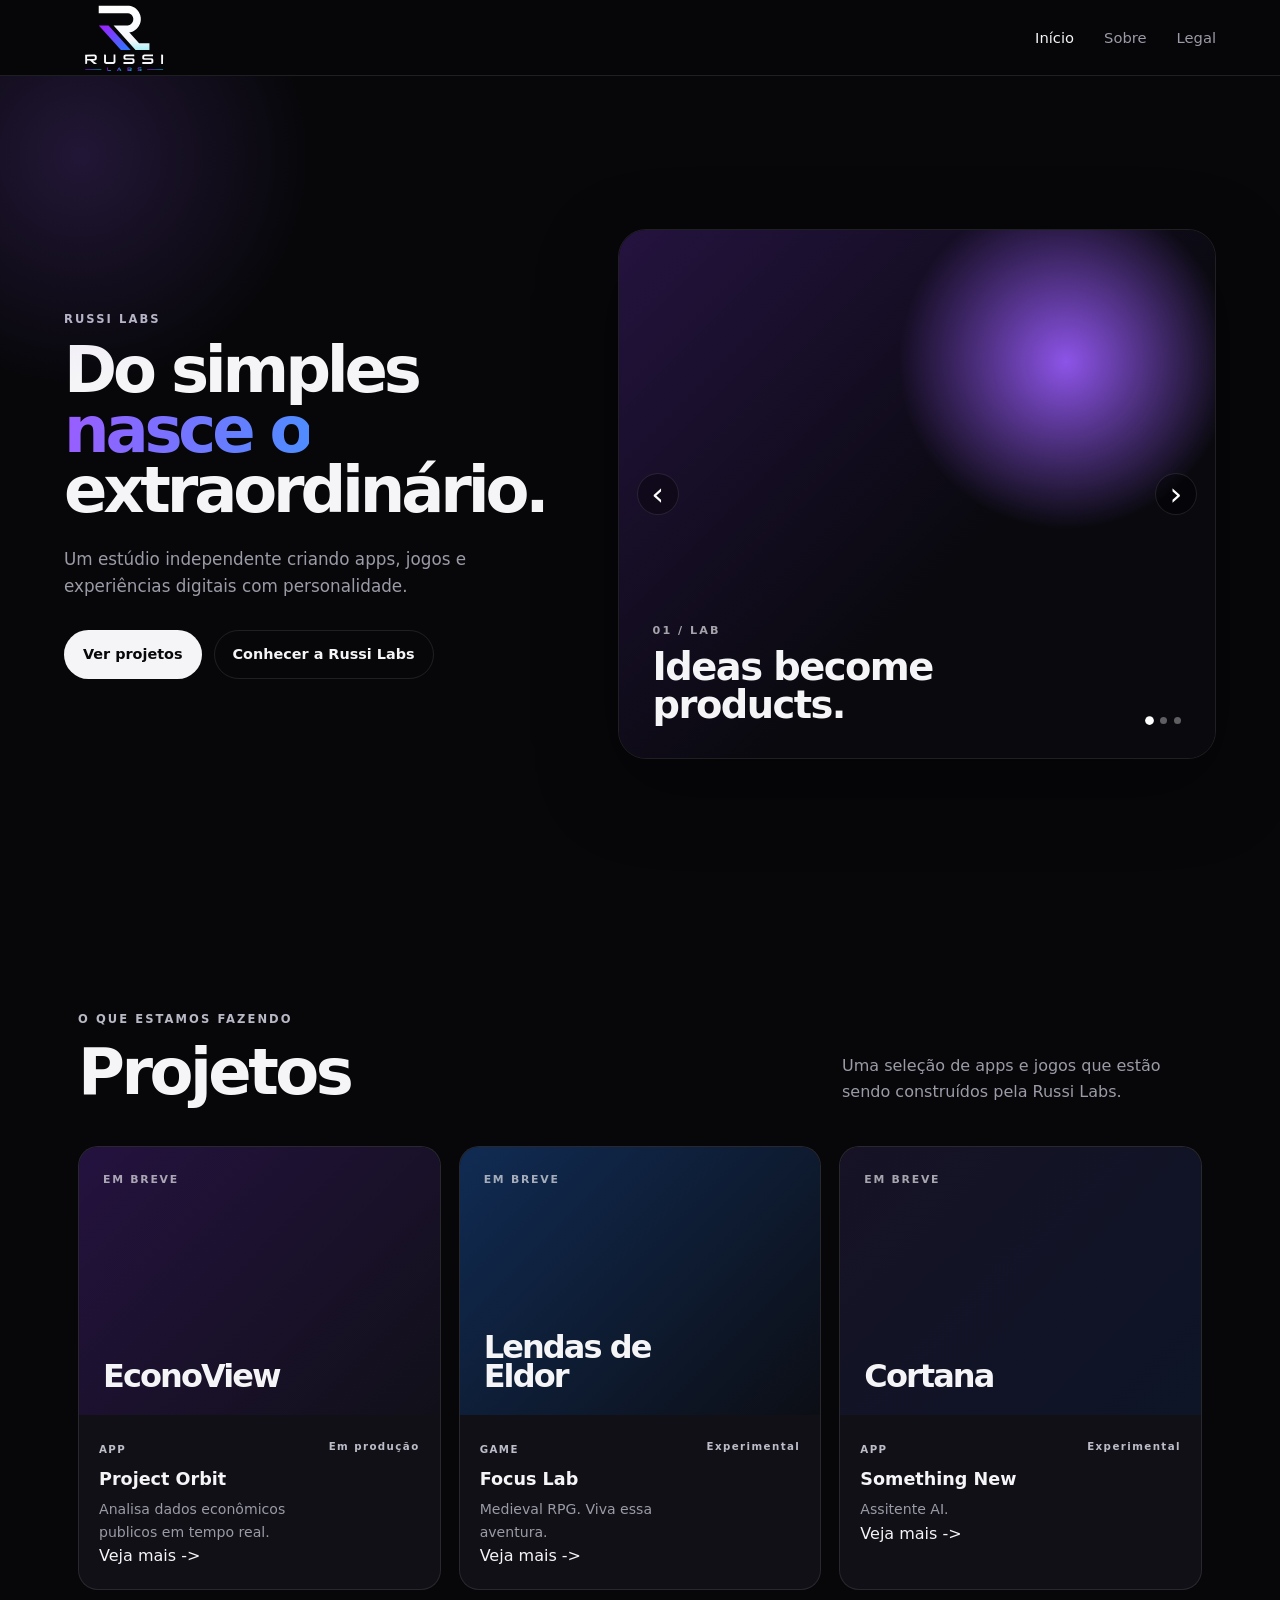
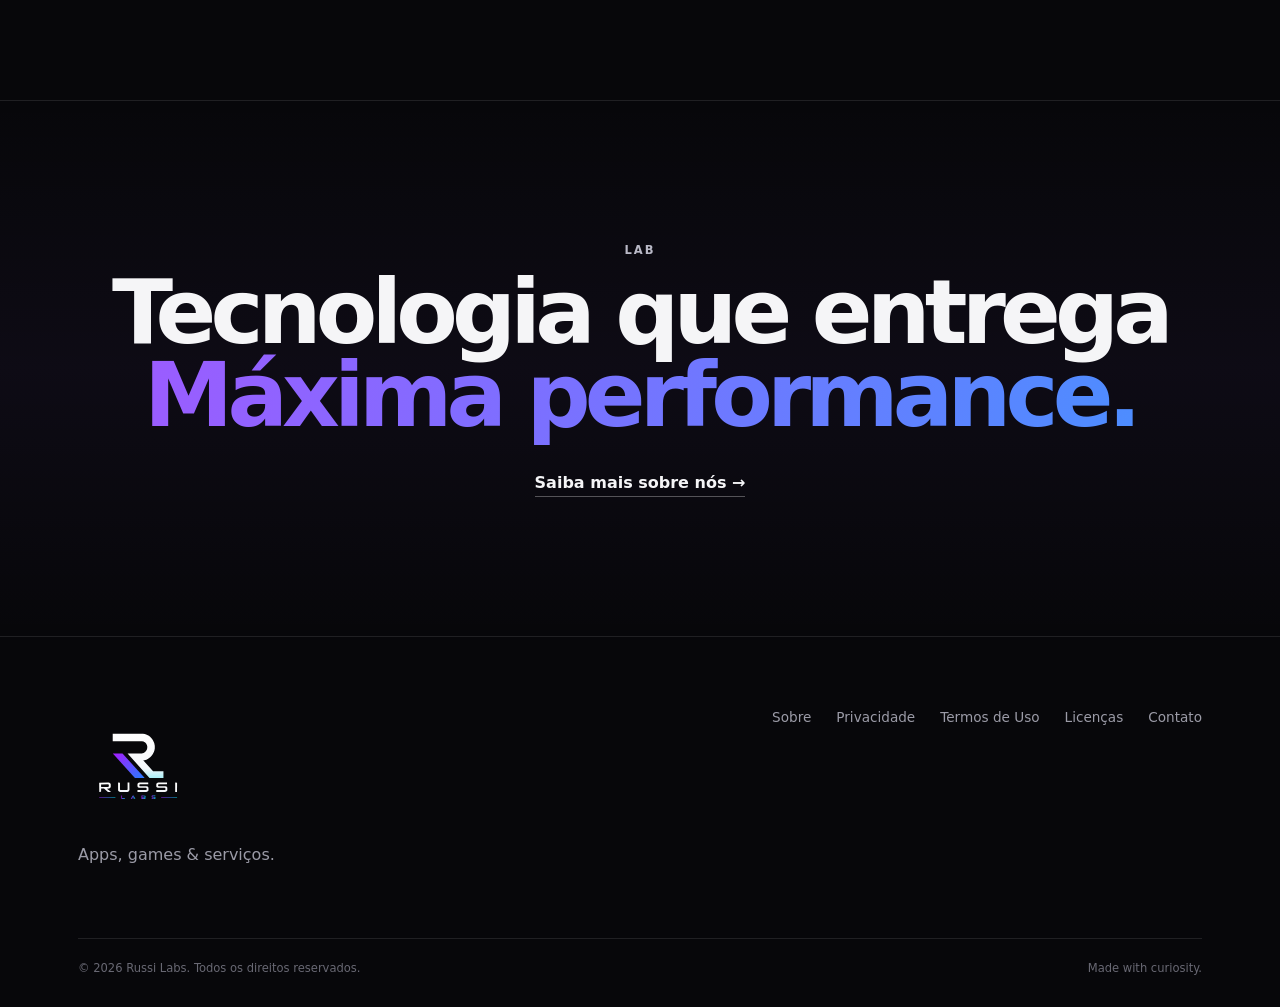
<file: index.html>
<!doctype html>
<html lang="pt-BR">
<head>
  <meta charset="UTF-8">
  <meta name="viewport" content="width=device-width, initial-scale=1.0">
  <meta name="description" content="Russi Labs — estúdio independente criando apps e jogos.">
  <title>Russi Labs — Apps, Games & Experiments</title>
  <link rel="icon" href="assets/Logo.svg" type="image/svg+xml">
  <link rel="stylesheet" href="styles.css">
</head>
<body>
  <header class="site-header">
    <a class="brand" href="index.html" aria-label="Russi Labs - início">
      <img src="assets/Logo.svg" alt="Russi Labs">
    </a>
    <button class="menu-toggle" aria-label="Abrir menu" aria-expanded="false">☰</button>
    <nav class="nav">
      <a class="active" href="index.html">Início</a>
      <a href="about.html">Sobre</a>
      <a href="legal.html">Legal</a>
    </nav>
  </header>

  <main>
    <section class="hero" aria-label="Projetos em destaque">
      <div class="hero-glow"></div>
      <div class="hero-copy">
        <p class="eyebrow">RUSSI LABS</p>
        <h1>Do simples <span>nasce o</span><br>extraordinário.</h1>
        <p class="hero-text">Um estúdio independente criando apps, jogos e experiências digitais com personalidade.</p>
        <div class="hero-actions">
          <a class="button button-primary" href="#projects">Ver projetos</a>
          <a class="button button-ghost" href="about.html">Conhecer a Russi Labs</a>
        </div>
      </div>

      <div class="carousel" data-carousel>
        <div class="slide slide-a is-active">
          <div class="slide-content">
            <span>01 / LAB</span>
            <strong>Ideas become products.</strong>
          </div>
        </div>
        <div class="slide slide-b">
          <div class="slide-content">
            <span>02 / GAMES</span>
            <strong>Playful. Weird. Memorable.</strong>
          </div>
        </div>
        <div class="slide slide-c">
          <div class="slide-content">
            <span>03 / APPS</span>
            <strong>Useful, simple, delightful.</strong>
          </div>
        </div>
        <button class="carousel-arrow prev" aria-label="Slide anterior">‹</button>
        <button class="carousel-arrow next" aria-label="Próximo slide">›</button>
        <div class="dots" aria-label="Navegação do carrossel"></div>
      </div>
    </section>

    <section class="section projects" id="projects">
      <div class="section-heading">
        <div>
          <p class="eyebrow">O QUE ESTAMOS FAZENDO</p>
          <h2>Projetos</h2>
        </div>
        <p>Uma seleção de apps e jogos que estão sendo construídos pela Russi Labs.</p>
      </div>

      <div class="project-grid">
        <article class="project-card featured">
          <div class="project-art art-purple">
            <span>EM BREVE</span>
            <b><br>EconoView</b>
          </div>
          <div class="project-info">
            <div>
              <span class="tag">APP</span>
              <h3>Project Orbit</h3>
              <p>Analisa dados econômicos publicos em tempo real.</p>
              <a href="#">Veja mais -></a>
            </div>
            <span class="status">Em produção</span>
          </div>
        </article>

        <article class="project-card">
          <div class="project-art art-blue">
            <span>EM BREVE</span>
            <b>Lendas de<br>Eldor</b>
          </div>
          <div class="project-info">
            <div>
              <span class="tag">GAME</span>
              <h3>Focus Lab</h3>
              <p>Medieval RPG. Viva essa aventura.</p>
              <a href="#">Veja mais -></a>
            </div>
            <span class="status">Experimental</span>
          </div>
        </article>

        <article class="project-card">
          <div class="project-art art-mix">
            <span>EM BREVE</span>
            <b>Cortana</b>
          </div>
          <div class="project-info">
            <div>
              <span class="tag">APP</span>
              <h3>Something New</h3>
              <p>Assitente AI.</p>
              <a href="#">Veja mais -></a>
            </div>
            <span class="status">Experimental</span>
          </div>
        </article>
      </div>
    </section>

    <section class="manifesto">
      <p class="eyebrow">LAB</p>
      <h2>Tecnologia que entrega<br><span>Máxima performance.</span></h2>
      <a href="about.html" class="text-link">Saiba mais sobre nós →</a>
    </section>
  </main>

  <footer class="site-footer">
    <div class="footer-top">
      <div>
        <a class="brand" href="index.html"><img src="assets/Logo.svg" alt="Russi Labs"></a>
        <p>Apps, games & serviços.</p>
      </div>
      <div class="footer-links">
        <a href="about.html">Sobre</a>
        <a href="legal.html#privacy">Privacidade</a>
        <a href="legal.html#terms">Termos de Uso</a>
        <a href="legal.html#licenses">Licenças</a>
        <a href="mailto:hello@russilabs.com?subject=Contato">Contato</a>
      </div>
    </div>
    <div class="footer-bottom">
      <span>© 2026 Russi Labs. Todos os direitos reservados.</span>
      <span>Made with curiosity.</span>
    </div>
  </footer>
  <script src="app.js"></script>
</body>
</html>
</file>
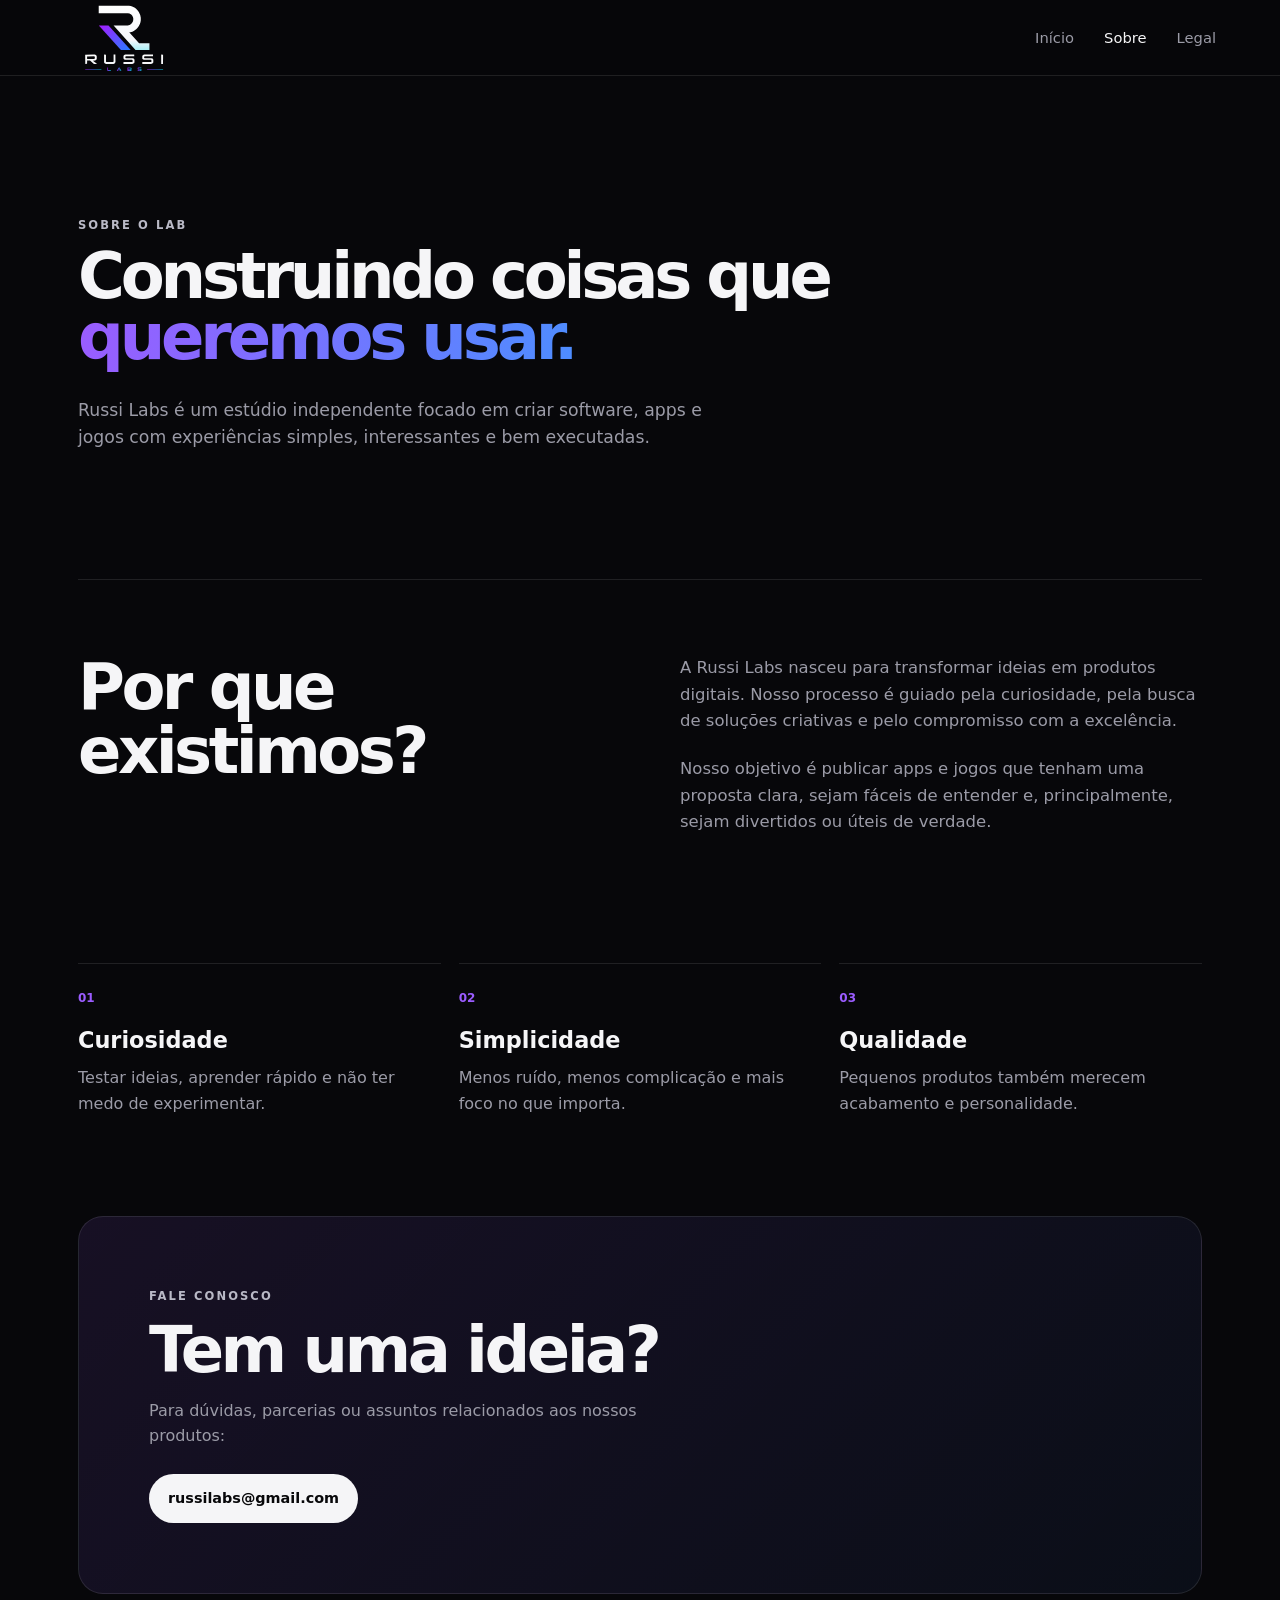
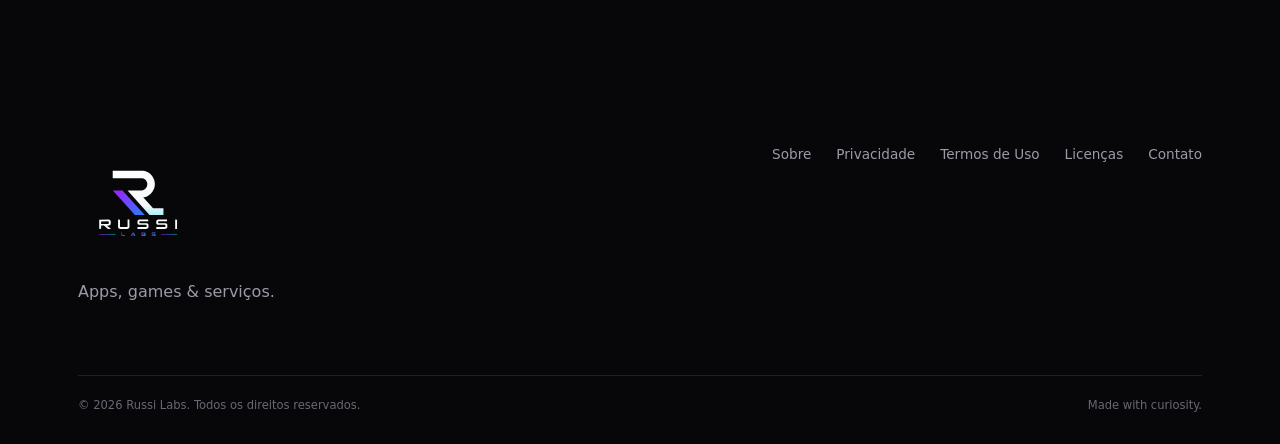
<file: about.html>
<!doctype html>
<html lang="pt-BR">
<head>
  <meta charset="UTF-8">
  <meta name="viewport" content="width=device-width, initial-scale=1.0">
  <meta name="description" content="Sobre a Russi Labs.">
  <title>Sobre — Russi Labs</title>
  <link rel="icon" href="assets/Logo.svg" type="image/svg+xml">
  <link rel="stylesheet" href="styles.css">
</head>
<body>
  <header class="site-header">
    <a class="brand" href="index.html"><img src="assets/Logo.svg" alt="Russi Labs"></a>
    <button class="menu-toggle" aria-label="Abrir menu" aria-expanded="false">☰</button>
    <nav class="nav">
      <a href="index.html">Início</a>
      <a class="active" href="about.html">Sobre</a>
      <a href="legal.html">Legal</a>
    </nav>
  </header>

  <main class="inner-page">
    <section class="page-hero">
      <p class="eyebrow">SOBRE O LAB</p>
      <h1>Construindo coisas que<br><span>queremos usar.</span></h1>
      <p>Russi Labs é um estúdio independente focado em criar software, apps e jogos com experiências simples, interessantes e bem executadas.</p>
    </section>

    <section class="about-grid">
      <div>
        <!-- <p class="eyebrow">01 / WHY</p> -->
        <h2>Por que existimos?</h2>
      </div>
      <div>
        <p>A Russi Labs nasceu para transformar ideias em produtos digitais. Nosso processo é guiado pela curiosidade, pela busca de soluções criativas e pelo compromisso com a excelência.</p>
        <p>Nosso objetivo é publicar apps e jogos que tenham uma proposta clara, sejam fáceis de entender e, principalmente, sejam divertidos ou úteis de verdade.</p>
      </div>
    </section>

    <section class="values">
      <article><span>01</span><h3>Curiosidade</h3><p>Testar ideias, aprender rápido e não ter medo de experimentar.</p></article>
      <article><span>02</span><h3>Simplicidade</h3><p>Menos ruído, menos complicação e mais foco no que importa.</p></article>
      <article><span>03</span><h3>Qualidade</h3><p>Pequenos produtos também merecem acabamento e personalidade.</p></article>
    </section>

    <section class="contact-card">
      <p class="eyebrow">FALE CONOSCO</p>
      <h2>Tem uma ideia?</h2>
      <p>Para dúvidas, parcerias ou assuntos relacionados aos nossos produtos:</p>
      <a class="button button-primary" href="mailto:russilabs@gmail.com?subject=Sobre">russilabs@gmail.com</a>
    </section>
  </main>

  <footer class="site-footer">
    <div class="footer-top">
      <div><a class="brand" href="index.html"><img src="assets/Logo.svg" alt="Russi Labs"></a><p>Apps, games & serviços.</p></div>
      <div class="footer-links"><a href="about.html">Sobre</a><a href="legal.html#privacy">Privacidade</a><a href="legal.html#terms">Termos de Uso</a><a href="legal.html#licenses">Licenças</a><a href="mailto:RUSSILABS@GMAIL.com?subject=Contato">Contato</a></div>
    </div>
    <div class="footer-bottom"><span>© 2026 Russi Labs. Todos os direitos reservados.</span><span>Made with curiosity.</span></div>
  </footer>
  <script src="app.js"></script>
</body>
</html>
</file>
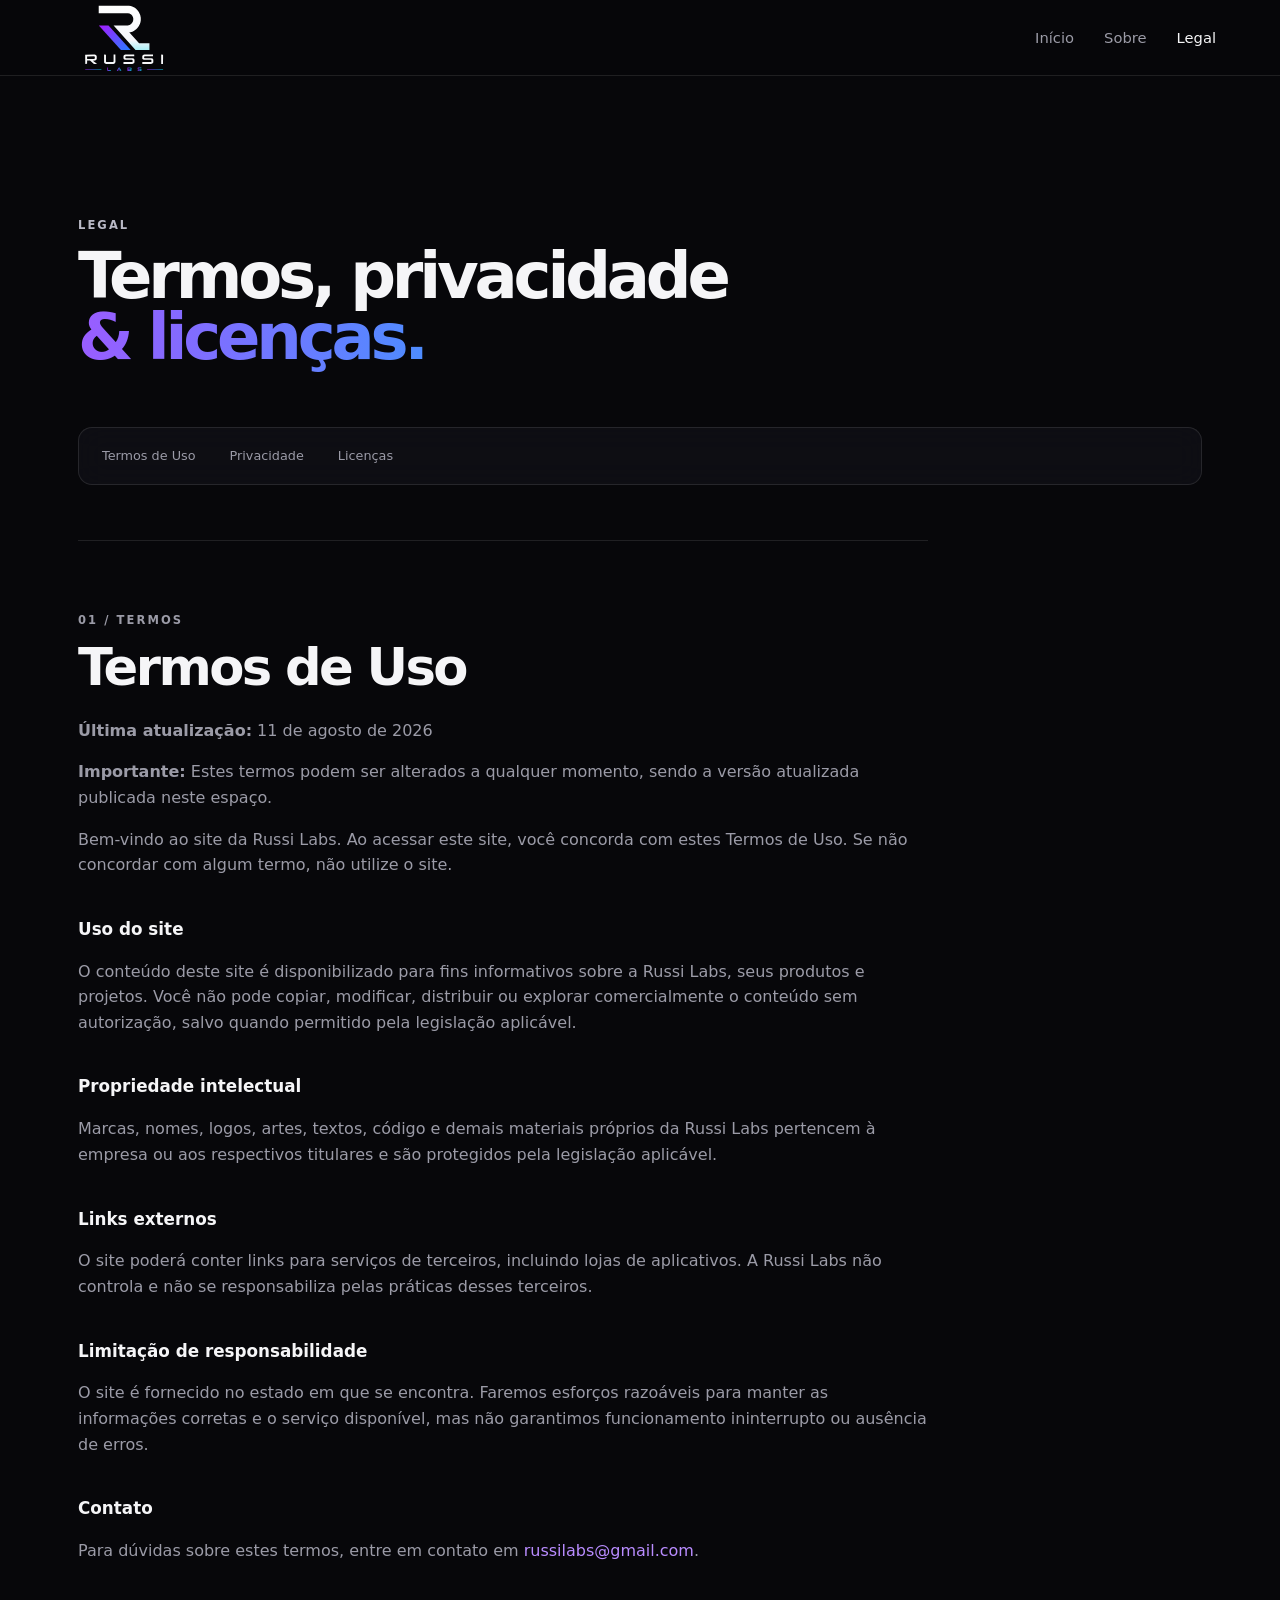
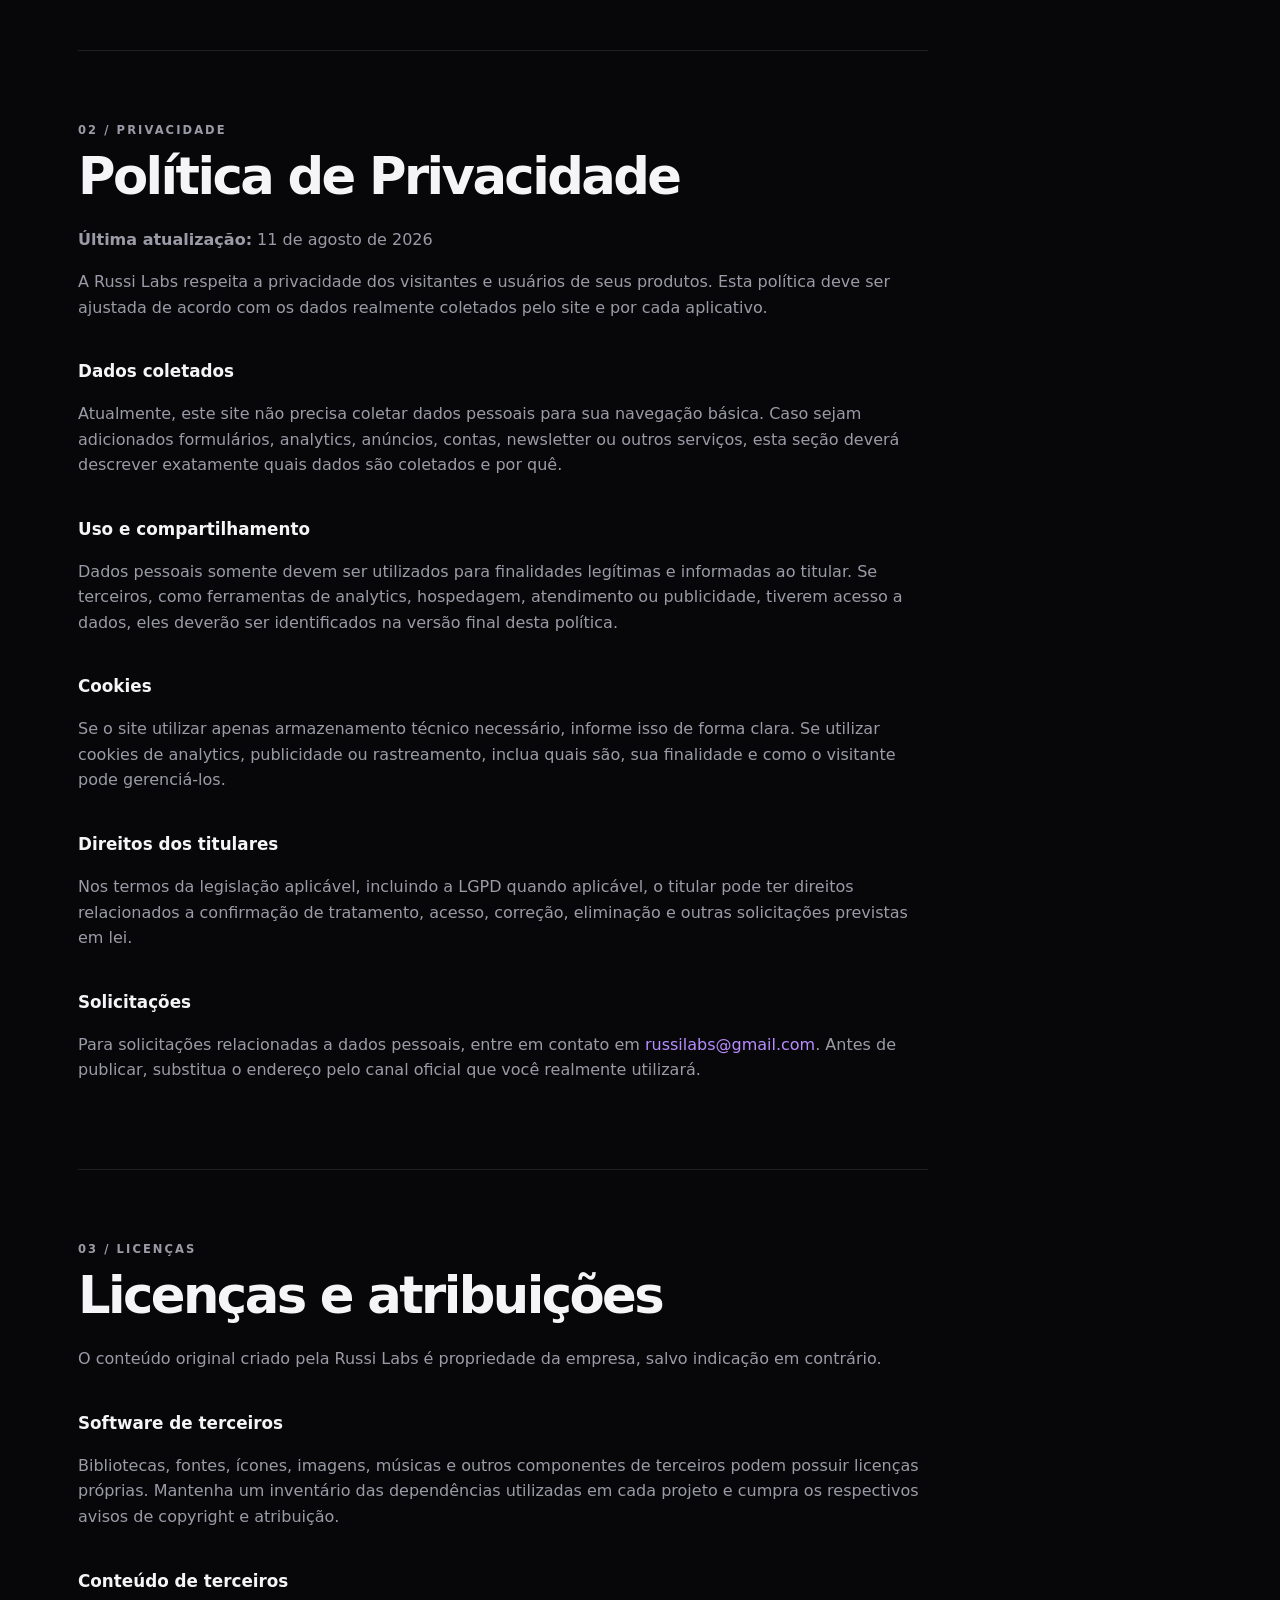
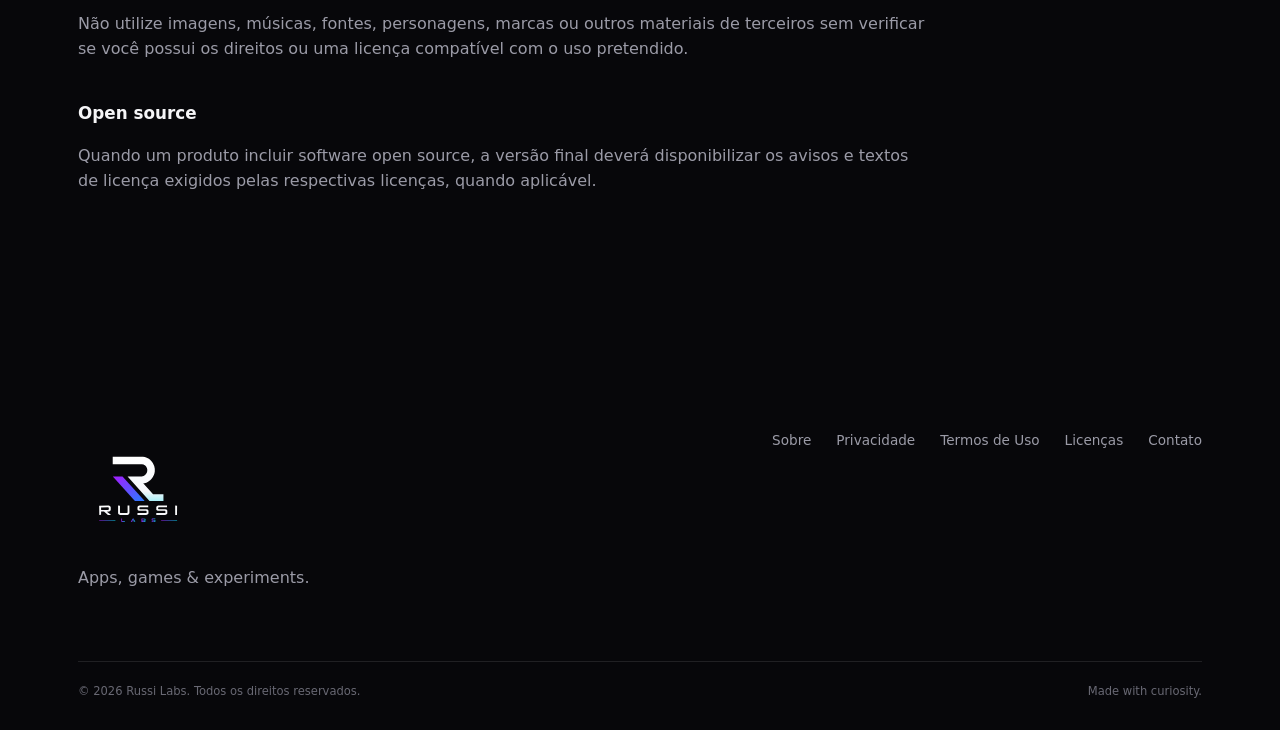
<file: legal.html>
<!doctype html>
<html lang="pt-BR">
<head>
  <meta charset="UTF-8">
  <meta name="viewport" content="width=device-width, initial-scale=1.0">
  <meta name="description" content="Termos de Uso, Política de Privacidade e Licenças da Russi Labs.">
  <title>Legal — Russi Labs</title>
  <link rel="icon" href="assets/Logo.svg" type="image/svg+xml">
  <link rel="stylesheet" href="styles.css">
</head>
<body>
  <header class="site-header">
    <a class="brand" href="index.html"><img src="assets/Logo.svg" alt="Russi Labs"></a>
    <button class="menu-toggle" aria-label="Abrir menu" aria-expanded="false">☰</button>
    <nav class="nav"><a href="index.html">Início</a><a href="about.html">Sobre</a><a class="active" href="legal.html">Legal</a></nav>
  </header>

  <main class="inner-page legal-page">
    <section class="page-hero compact">
      <p class="eyebrow">LEGAL</p>
      <h1>Termos, privacidade<br><span>& licenças.</span></h1>
      
    </section>

    <nav class="legal-nav">
      <a href="#terms">Termos de Uso</a>
      <a href="#privacy">Privacidade</a>
      <a href="#licenses">Licenças</a>
    </nav>

    <section class="legal-section" id="terms">
      <p class="eyebrow">01 / TERMOS</p>
      <h2>Termos de Uso</h2>
      <p><strong>Última atualização:</strong> 11 de agosto de 2026</p>
      <p><strong>Importante:</strong> Estes termos podem ser alterados a qualquer momento, sendo a versão atualizada publicada neste espaço.</p>
      <p>Bem-vindo ao site da Russi Labs. Ao acessar este site, você concorda com estes Termos de Uso. Se não concordar com algum termo, não utilize o site.</p>
      <h3>Uso do site</h3>
      <p>O conteúdo deste site é disponibilizado para fins informativos sobre a Russi Labs, seus produtos e projetos. Você não pode copiar, modificar, distribuir ou explorar comercialmente o conteúdo sem autorização, salvo quando permitido pela legislação aplicável.</p>
      <h3>Propriedade intelectual</h3>
      <p>Marcas, nomes, logos, artes, textos, código e demais materiais próprios da Russi Labs pertencem à empresa ou aos respectivos titulares e são protegidos pela legislação aplicável.</p>
      <h3>Links externos</h3>
      <p>O site poderá conter links para serviços de terceiros, incluindo lojas de aplicativos. A Russi Labs não controla e não se responsabiliza pelas práticas desses terceiros.</p>
      <h3>Limitação de responsabilidade</h3>
      <p>O site é fornecido no estado em que se encontra. Faremos esforços razoáveis para manter as informações corretas e o serviço disponível, mas não garantimos funcionamento ininterrupto ou ausência de erros.</p>
      <h3>Contato</h3>
      <p>Para dúvidas sobre estes termos, entre em contato em <a href="mailto:russilabs@gmail.com?subject=Dúvidas sobre os termos">russilabs@gmail.com</a>.</p>
    </section>

    <section class="legal-section" id="privacy">
      <p class="eyebrow">02 / PRIVACIDADE</p>
      <h2>Política de Privacidade</h2>
      <p><strong>Última atualização:</strong> 11 de agosto de 2026</p>
      <p>A Russi Labs respeita a privacidade dos visitantes e usuários de seus produtos. Esta política deve ser ajustada de acordo com os dados realmente coletados pelo site e por cada aplicativo.</p>
      <h3>Dados coletados</h3>
      <p>Atualmente, este site não precisa coletar dados pessoais para sua navegação básica. Caso sejam adicionados formulários, analytics, anúncios, contas, newsletter ou outros serviços, esta seção deverá descrever exatamente quais dados são coletados e por quê.</p>
      <h3>Uso e compartilhamento</h3>
      <p>Dados pessoais somente devem ser utilizados para finalidades legítimas e informadas ao titular. Se terceiros, como ferramentas de analytics, hospedagem, atendimento ou publicidade, tiverem acesso a dados, eles deverão ser identificados na versão final desta política.</p>
      <h3>Cookies</h3>
      <p>Se o site utilizar apenas armazenamento técnico necessário, informe isso de forma clara. Se utilizar cookies de analytics, publicidade ou rastreamento, inclua quais são, sua finalidade e como o visitante pode gerenciá-los.</p>
      <h3>Direitos dos titulares</h3>
      <p>Nos termos da legislação aplicável, incluindo a LGPD quando aplicável, o titular pode ter direitos relacionados a confirmação de tratamento, acesso, correção, eliminação e outras solicitações previstas em lei.</p>
      <h3>Solicitações</h3>
      <p>Para solicitações relacionadas a dados pessoais, entre em contato em <a href="mailto:russilabs@gmail.com?subject=Solicitações">russilabs@gmail.com</a>. Antes de publicar, substitua o endereço pelo canal oficial que você realmente utilizará.</p>
    </section>

    <section class="legal-section" id="licenses">
      <p class="eyebrow">03 / LICENÇAS</p>
      <h2>Licenças e atribuições</h2>
      <p>O conteúdo original criado pela Russi Labs é propriedade da empresa, salvo indicação em contrário.</p>
      <h3>Software de terceiros</h3>
      <p>Bibliotecas, fontes, ícones, imagens, músicas e outros componentes de terceiros podem possuir licenças próprias. Mantenha um inventário das dependências utilizadas em cada projeto e cumpra os respectivos avisos de copyright e atribuição.</p>
      <h3>Conteúdo de terceiros</h3>
      <p>Não utilize imagens, músicas, fontes, personagens, marcas ou outros materiais de terceiros sem verificar se você possui os direitos ou uma licença compatível com o uso pretendido.</p>
      <h3>Open source</h3>
      <p>Quando um produto incluir software open source, a versão final deverá disponibilizar os avisos e textos de licença exigidos pelas respectivas licenças, quando aplicável.</p>
      
    </section>
  </main>

  <footer class="site-footer">
    <div class="footer-top">
      <div><a class="brand" href="index.html"><img src="assets/Logo.svg" alt="Russi Labs"></a><p>Apps, games & experiments.</p></div>
      <div class="footer-links"><a href="about.html">Sobre</a><a href="#privacy">Privacidade</a><a href="#terms">Termos de Uso</a><a href="#licenses">Licenças</a><a href="mailto:hello@russilabs.com?subject=Contato">Contato</a></div>
    </div>
    <div class="footer-bottom"><span>© 2026 Russi Labs. Todos os direitos reservados.</span><span>Made with curiosity.</span></div>
  </footer>
  <script src="app.js"></script>
</body>
</html>
</file>
<file: styles.css>
:root {
  --bg: #07070a;
  --surface: #101016;
  --surface-2: #16161e;
  --text: #f5f5f7;
  --muted: #9b9ba7;
  --line: rgba(255,255,255,.10);
  --purple: #9b5cff;
  --blue: #4d8dff;
  --max: 1180px;
}
* { box-sizing: border-box; }
html { scroll-behavior: smooth; }
body {
  margin: 0; background: var(--bg); color: var(--text);
  font-family: Inter, ui-sans-serif, system-ui, -apple-system, BlinkMacSystemFont, "Segoe UI", sans-serif;
  line-height: 1.6;
}
a { color: inherit; text-decoration: none; }
button { font: inherit; }
.site-header {
  position: sticky; top: 0; z-index: 20; height: 76px;
  display: flex; align-items: center; justify-content: space-between;
  padding: 0 5vw; background: rgba(7,7,10,.78); backdrop-filter: blur(16px);
  border-bottom: 1px solid var(--line);
}
.brand { display: inline-flex; align-items: center; }
.brand img { width: 118px; height: auto; display: block; }
.nav { display: flex; gap: 30px; }
.nav a { color: var(--muted); font-size: .92rem; transition: .2s; }
.nav a:hover, .nav a.active { color: var(--text); }
.menu-toggle { display:none; border:0; background:none; color:var(--text); font-size:1.5rem; }
.hero {
  min-height: calc(100vh - 76px); max-width: 1320px; margin: auto;
  padding: 8vw 5vw 7vw; display: grid; grid-template-columns: .9fr 1.1fr;
  gap: 5vw; align-items: center; position: relative; overflow: hidden;
}
.hero-glow { position:absolute; width:500px; height:500px; border-radius:50%; background: radial-gradient(circle, rgba(155,92,255,.18), transparent 65%); top:-170px; left:-170px; pointer-events:none; }
.eyebrow { margin:0 0 12px; color:#b9b9c6; font-size:.72rem; letter-spacing:.18em; font-weight:800; }
.hero h1, .page-hero h1 { margin:0; font-size: clamp(2.5rem, 5vw, 5.5rem); line-height:.94; letter-spacing:-.065em; }
.hero h1 span, .page-hero h1 span, .manifesto span { background: linear-gradient(100deg, var(--purple), var(--blue)); -webkit-background-clip:text; background-clip:text; color:transparent; }
.hero-text { color:var(--muted); max-width:540px; font-size:1.05rem; margin:26px 0 30px; }
.hero-actions { display:flex; gap:12px; flex-wrap:wrap; }
.button { display:inline-flex; padding:12px 18px; border-radius:999px; font-weight:750; font-size:.9rem; border:1px solid var(--line); transition:.2s; }
.button-primary { background:var(--text); color:#08080a; }
.button-primary:hover { transform:translateY(-2px); }
.button-ghost:hover { background:var(--surface); }
.carousel { min-height:530px; position:relative; border:1px solid var(--line); border-radius:28px; overflow:hidden; box-shadow:0 25px 80px rgba(0,0,0,.4); }
.slide { position:absolute; inset:0; opacity:0; transition:opacity .6s ease; display:flex; align-items:flex-end; padding:34px; }
.slide.is-active { opacity:1; }
.slide-a { background: radial-gradient(circle at 75% 25%, rgba(155,92,255,.9), transparent 28%), linear-gradient(135deg,#24133f,#09090e 60%); }
.slide-b { background: radial-gradient(circle at 30% 30%, rgba(77,141,255,.9), transparent 25%), linear-gradient(145deg,#102343,#08090d 65%); }
.slide-c { background: radial-gradient(circle at 65% 60%, rgba(155,92,255,.8), transparent 25%), radial-gradient(circle at 30% 30%, rgba(77,141,255,.7), transparent 24%), #0a0a10; }
.slide-content span { display:block; font-size:.7rem; letter-spacing:.18em; font-weight:800; opacity:.65; margin-bottom:8px; }
.slide-content strong { font-size:clamp(1.8rem,3vw,3rem); line-height:1; letter-spacing:-.04em; max-width:440px; display:block; }
.carousel-arrow { position:absolute; top:50%; transform:translateY(-50%); width:42px; height:42px; border-radius:50%; border:1px solid var(--line); background:rgba(0,0,0,.35); color:#fff; cursor:pointer; font-size:2rem; line-height:1; }
.carousel-arrow:hover { background:rgba(0,0,0,.65); }
.prev { left:18px; } .next { right:18px; }
.dots { position:absolute; right:34px; bottom:34px; display:flex; gap:7px; }
.dot { width:7px; height:7px; border-radius:50%; border:0; background:rgba(255,255,255,.35); padding:0; cursor:pointer; }
.dot.active { background:#fff; transform:scale(1.25); }
.section { max-width:var(--max); margin:auto; padding:110px 28px; }
.section-heading { display:flex; justify-content:space-between; gap:50px; align-items:end; margin-bottom:42px; }
.section-heading h2, .about-grid h2, .contact-card h2 { margin:0; font-size:clamp(2.5rem,5vw,4.5rem); line-height:1; letter-spacing:-.055em; }
.section-heading > p { max-width:360px; color:var(--muted); margin:0; }
.project-grid { display:grid; grid-template-columns:repeat(3,1fr); gap:18px; }
.project-card { border:1px solid var(--line); border-radius:20px; overflow:hidden; background:var(--surface); transition:transform .25s,border-color .25s; }
.project-card:hover { transform:translateY(-5px); border-color:rgba(155,92,255,.45); }
.project-art { aspect-ratio: 1.35; padding:24px; display:flex; flex-direction:column; justify-content:space-between; }
.project-art span { font-size:.68rem; letter-spacing:.16em; font-weight:800; opacity:.65; }
.project-art b { font-size:2rem; line-height:.9; letter-spacing:-.06em; }
.art-purple { background:linear-gradient(135deg,#24123f,#111019); }
.art-blue { background:linear-gradient(135deg,#102b53,#0c0e15); }
.art-mix { background:linear-gradient(135deg,#171226,#0d1526); }
.project-info { padding:20px; display:flex; justify-content:space-between; gap:18px; }
.project-info h3 { margin:5px 0 5px; font-size:1.1rem; }
.project-info p { color:var(--muted); margin:0; font-size:.88rem; max-width:290px; }
.tag, .status { font-size:.64rem; letter-spacing:.14em; font-weight:800; color:#bdbdca; }
.status { white-space:nowrap; align-self:flex-start; padding-top:3px; }
.manifesto { padding:140px 7vw; text-align:center; border-top:1px solid var(--line); border-bottom:1px solid var(--line); background:linear-gradient(180deg,transparent,rgba(155,92,255,.045),transparent); }
.manifesto h2 { font-size:clamp(2.8rem,7vw,7rem); line-height:.92; letter-spacing:-.065em; margin:0 0 34px; }
.text-link { font-weight:800; border-bottom:1px solid rgba(255,255,255,.3); padding-bottom:4px; }
.site-footer { max-width:var(--max); margin:auto; padding:70px 28px 30px; }
.footer-top { display:flex; justify-content:space-between; gap:30px; padding-bottom:60px; }
.footer-top p { color:var(--muted); margin:10px 0; }
.footer-links { display:flex; flex-wrap:wrap; gap:18px 25px; align-content:start; justify-content:flex-end; }
.footer-links a { color:var(--muted); font-size:.85rem; }
.footer-links a:hover { color:#fff; }
.footer-bottom { padding-top:20px; border-top:1px solid var(--line); display:flex; justify-content:space-between; color:#686873; font-size:.72rem; }
.inner-page { max-width:var(--max); margin:auto; padding:90px 28px 80px; }
.page-hero { max-width:950px; padding:50px 0 110px; }
.page-hero p:not(.eyebrow) { max-width:650px; color:var(--muted); font-size:1.08rem; margin-top:30px; }
.page-hero.compact { padding-bottom:60px; }
.about-grid { display:grid; grid-template-columns:1fr 1fr; gap:80px; border-top:1px solid var(--line); padding:75px 0; }
.about-grid p { color:var(--muted); font-size:1.03rem; margin:0 0 22px; }
.values { display:grid; grid-template-columns:repeat(3,1fr); gap:18px; padding:30px 0 100px; }
.values article { border-top:1px solid var(--line); padding-top:20px; }
.values span { color:var(--purple); font-weight:800; font-size:.75rem; }
.values h3 { font-size:1.4rem; margin:14px 0 6px; }
.values p { color:var(--muted); margin:0; }
.contact-card { padding:70px; border:1px solid var(--line); border-radius:25px; background:linear-gradient(135deg,rgba(155,92,255,.11),rgba(77,141,255,.06)); }
.contact-card p:not(.eyebrow) { color:var(--muted); max-width:520px; margin-bottom:25px; }
.legal-nav { position:sticky; top:76px; z-index:10; display:flex; gap:8px; padding:10px; margin-bottom:55px; border:1px solid var(--line); border-radius:14px; background:rgba(16,16,22,.85); backdrop-filter:blur(14px); }
.legal-nav a { padding:8px 13px; color:var(--muted); font-size:.8rem; border-radius:8px; }
.legal-nav a:hover { color:#fff; background:var(--surface-2); }
.legal-section { max-width:850px; padding:70px 0; border-top:1px solid var(--line); scroll-margin-top:130px; }
.legal-section h2 { font-size:clamp(2.2rem,4vw,3.8rem); line-height:1; letter-spacing:-.05em; margin:0 0 25px; }
.legal-section h3 { margin-top:38px; margin-bottom:8px; font-size:1.05rem; }
.legal-section p { color:var(--muted); }
.legal-section a { color:#b98cff; }
.notice { margin-top:40px; padding:20px; border:1px solid rgba(155,92,255,.25); border-radius:14px; background:rgba(155,92,255,.06); color:var(--muted); font-size:.9rem; }
.notice strong { color:#fff; }
@media (max-width: 850px) {
  .site-header { height:68px; padding:0 22px; }
  .brand img { width:122px; }
  .menu-toggle { display:block; }
  .nav { position:absolute; top:68px; left:0; right:0; display:none; flex-direction:column; padding:18px 22px; background:rgba(7,7,10,.96); border-bottom:1px solid var(--line); }
  .nav.open { display:flex; }
  .hero { grid-template-columns:1fr; padding:70px 22px; }
  .carousel { min-height:430px; }
  .project-grid, .values, .about-grid { grid-template-columns:1fr; }
  .section-heading { display:block; }
  .section-heading > p { margin-top:20px; }
  .footer-top, .footer-bottom { flex-direction:column; }
  .footer-links { justify-content:flex-start; margin-top:20px; }
  .contact-card { padding:38px 25px; }
  .legal-nav { overflow:auto; top:68px; }
}
</file>
